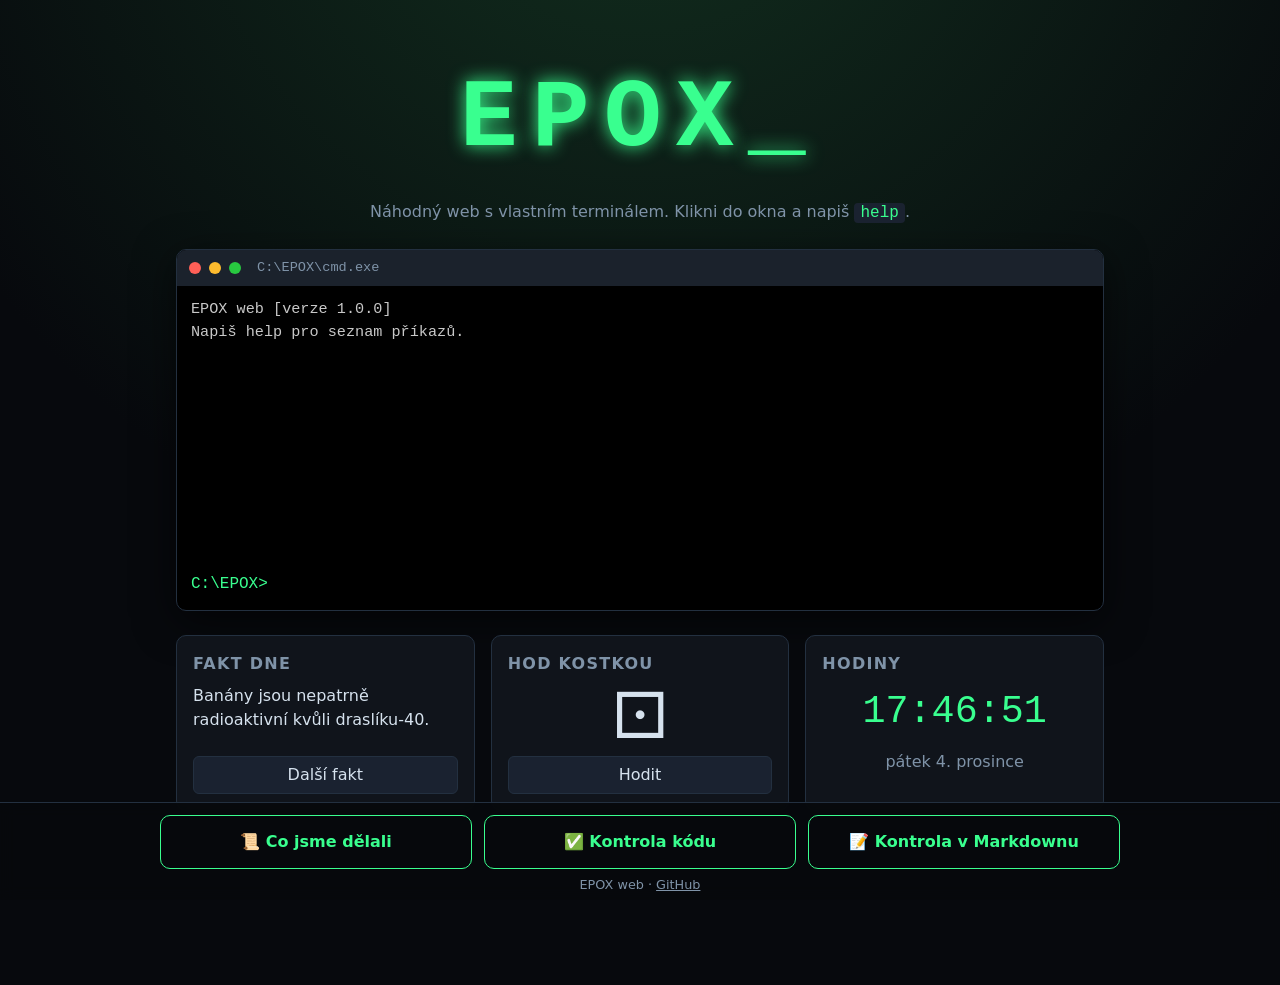
<file: index.html>
<!DOCTYPE html>
<html lang="cs">
<head>
  <meta charset="UTF-8">
  <meta name="viewport" content="width=device-width, initial-scale=1.0">
  <meta name="description" content="EPOX web – náhodná stránka s vlastním terminálem a kontrolou kódu">
  <title>EPOX web</title>
  <link rel="stylesheet" href="style.css?v=4">
</head>
<body>

  <header class="hero">
    <h1 class="logo">EPOX<span class="blink">_</span></h1>
    <p class="tagline">Náhodný web s vlastním terminálem. Klikni do okna a napiš <code>help</code>.</p>
  </header>

  <main>
    <!-- TERMINÁL (cmd) -->
    <section class="terminal" aria-label="Terminál">
      <div class="term-bar">
        <span class="dot red"></span><span class="dot yellow"></span><span class="dot green"></span>
        <span class="term-title">C:\EPOX\cmd.exe</span>
      </div>
      <div id="term-output" class="term-output" aria-live="polite"></div>
      <form id="term-form" class="term-line">
        <label for="term-input" class="prompt">C:\EPOX&gt;</label>
        <input id="term-input" type="text" autocomplete="off" spellcheck="false">
      </form>
    </section>

    <!-- NÁHODNÉ KARTY -->
    <section class="cards" aria-label="Náhodné věci">
      <article class="card">
        <h2>Fakt dne</h2>
        <p id="fact" class="fact"></p>
        <button type="button" id="new-fact" class="small-btn">Další fakt</button>
      </article>
      <article class="card">
        <h2>Hod kostkou</h2>
        <p id="dice" class="dice">⚀</p>
        <button type="button" id="roll" class="small-btn">Hodit</button>
      </article>
      <article class="card">
        <h2>Hodiny</h2>
        <p id="clock" class="clock">--:--:--</p>
        <p id="date" class="date"></p>
      </article>
    </section>

    <!-- PANEL, KTERÝ OTEVÍRAJÍ 3 TLAČÍTKA -->
    <section id="panel" class="panel" hidden>
      <div class="panel-head">
        <h2 id="panel-title">Panel</h2>
        <button type="button" id="panel-close" class="close-btn" aria-label="Zavřít panel">✕</button>
      </div>
      <div id="panel-body"></div>
    </section>
  </main>

  <!-- 3 TLAČÍTKA DOLE -->
  <footer class="footer">
    <nav class="buttons" aria-label="Hlavní tlačítka">
      <button type="button" class="big-btn" id="btn-history">📜 Co jsme dělali</button>
      <button type="button" class="big-btn" id="btn-check">✅ Kontrola kódu</button>
      <button type="button" class="big-btn" id="btn-md">📝 Kontrola v Markdownu</button>
    </nav>
    <p class="credit">EPOX web · <a href="https://github.com/orsi10jir-cloud/EPOX">GitHub</a></p>
  </footer>

  <canvas id="matrix" hidden></canvas>

  <script src="script.js?v=4"></script>
</body>
</html>
</file>
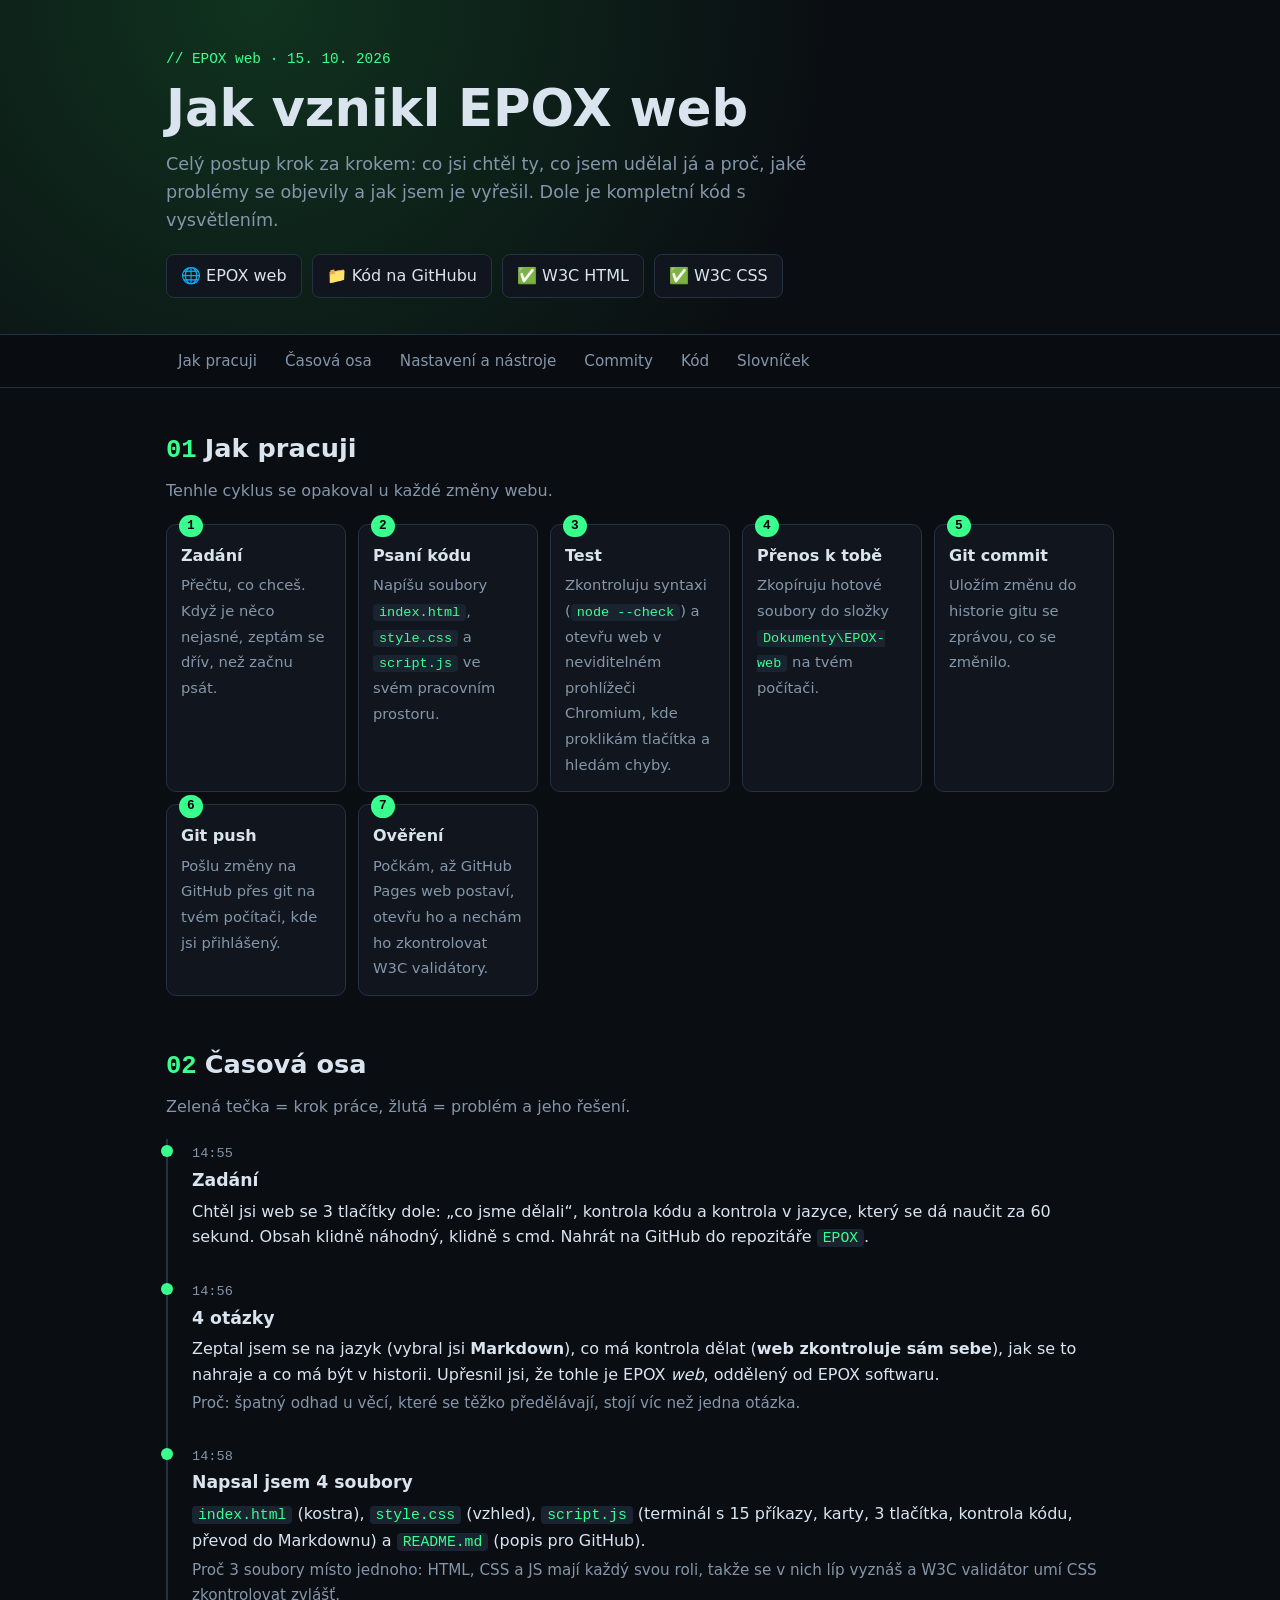
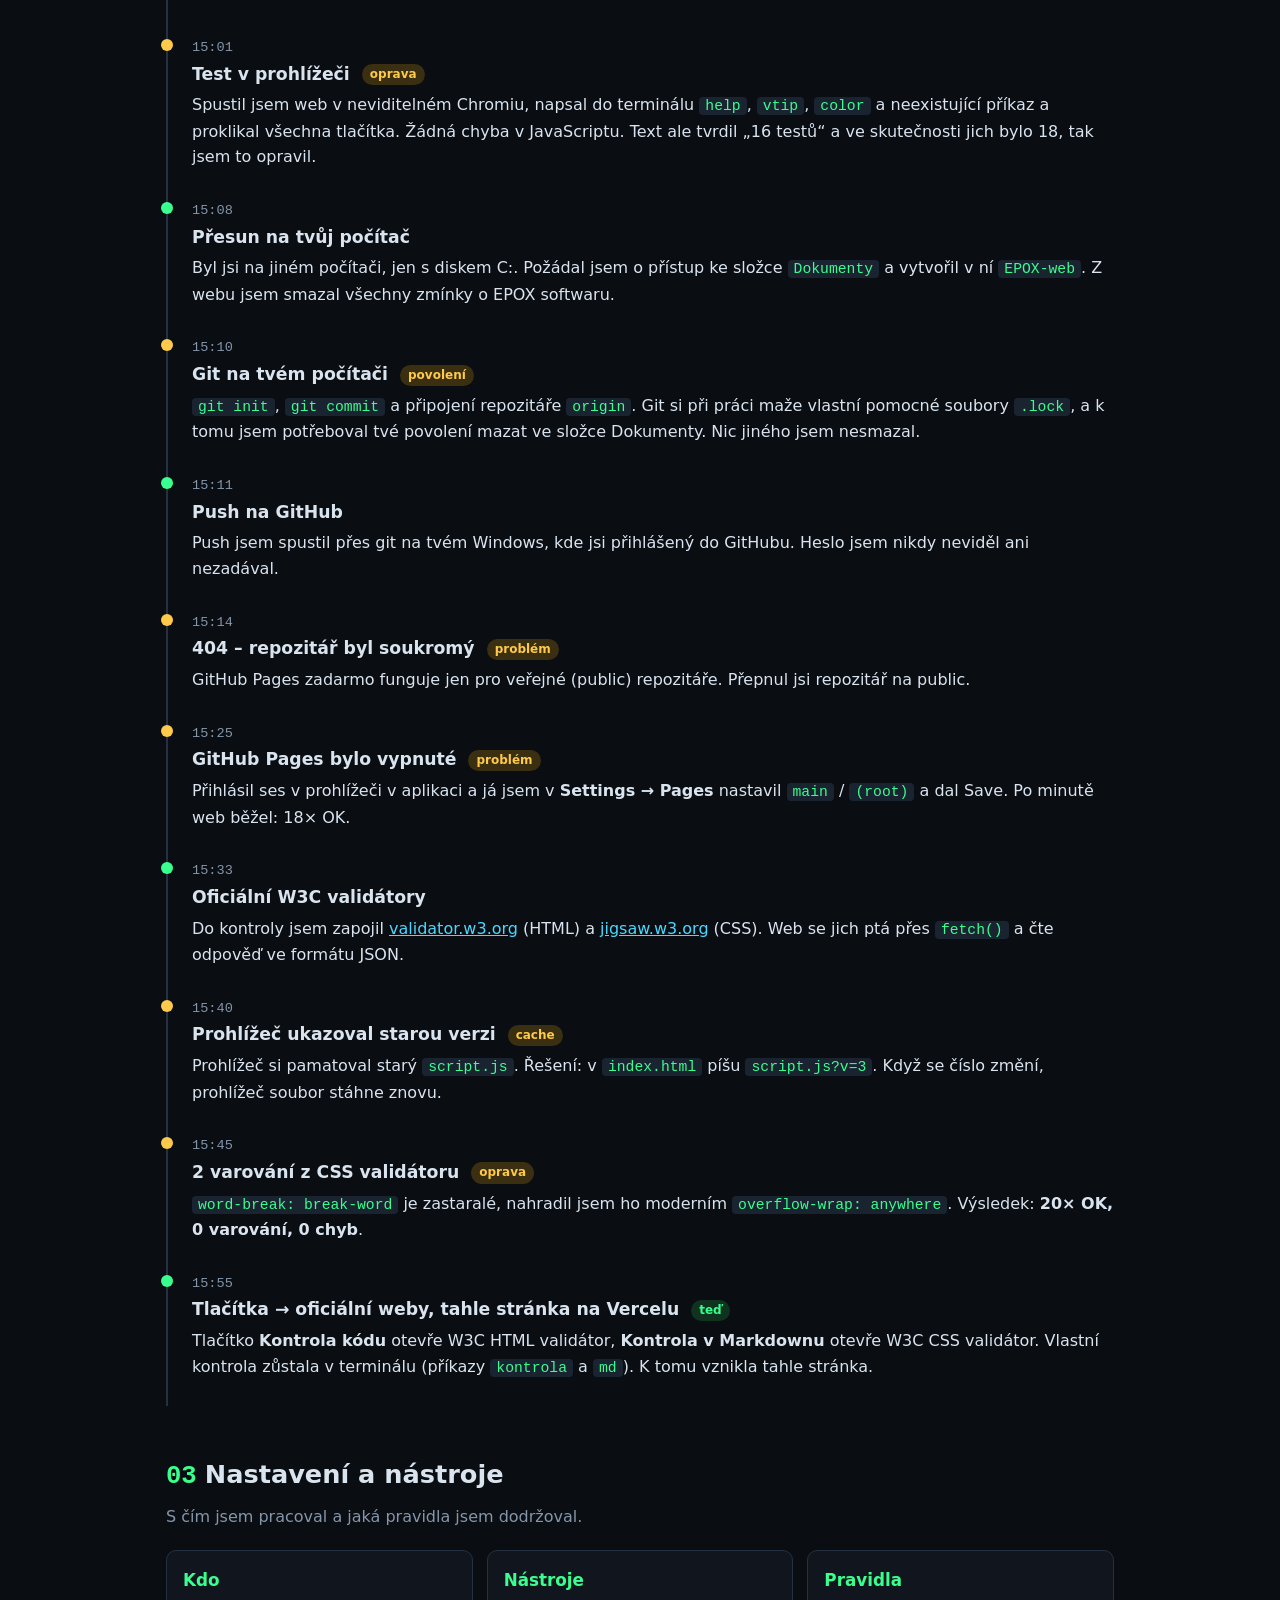
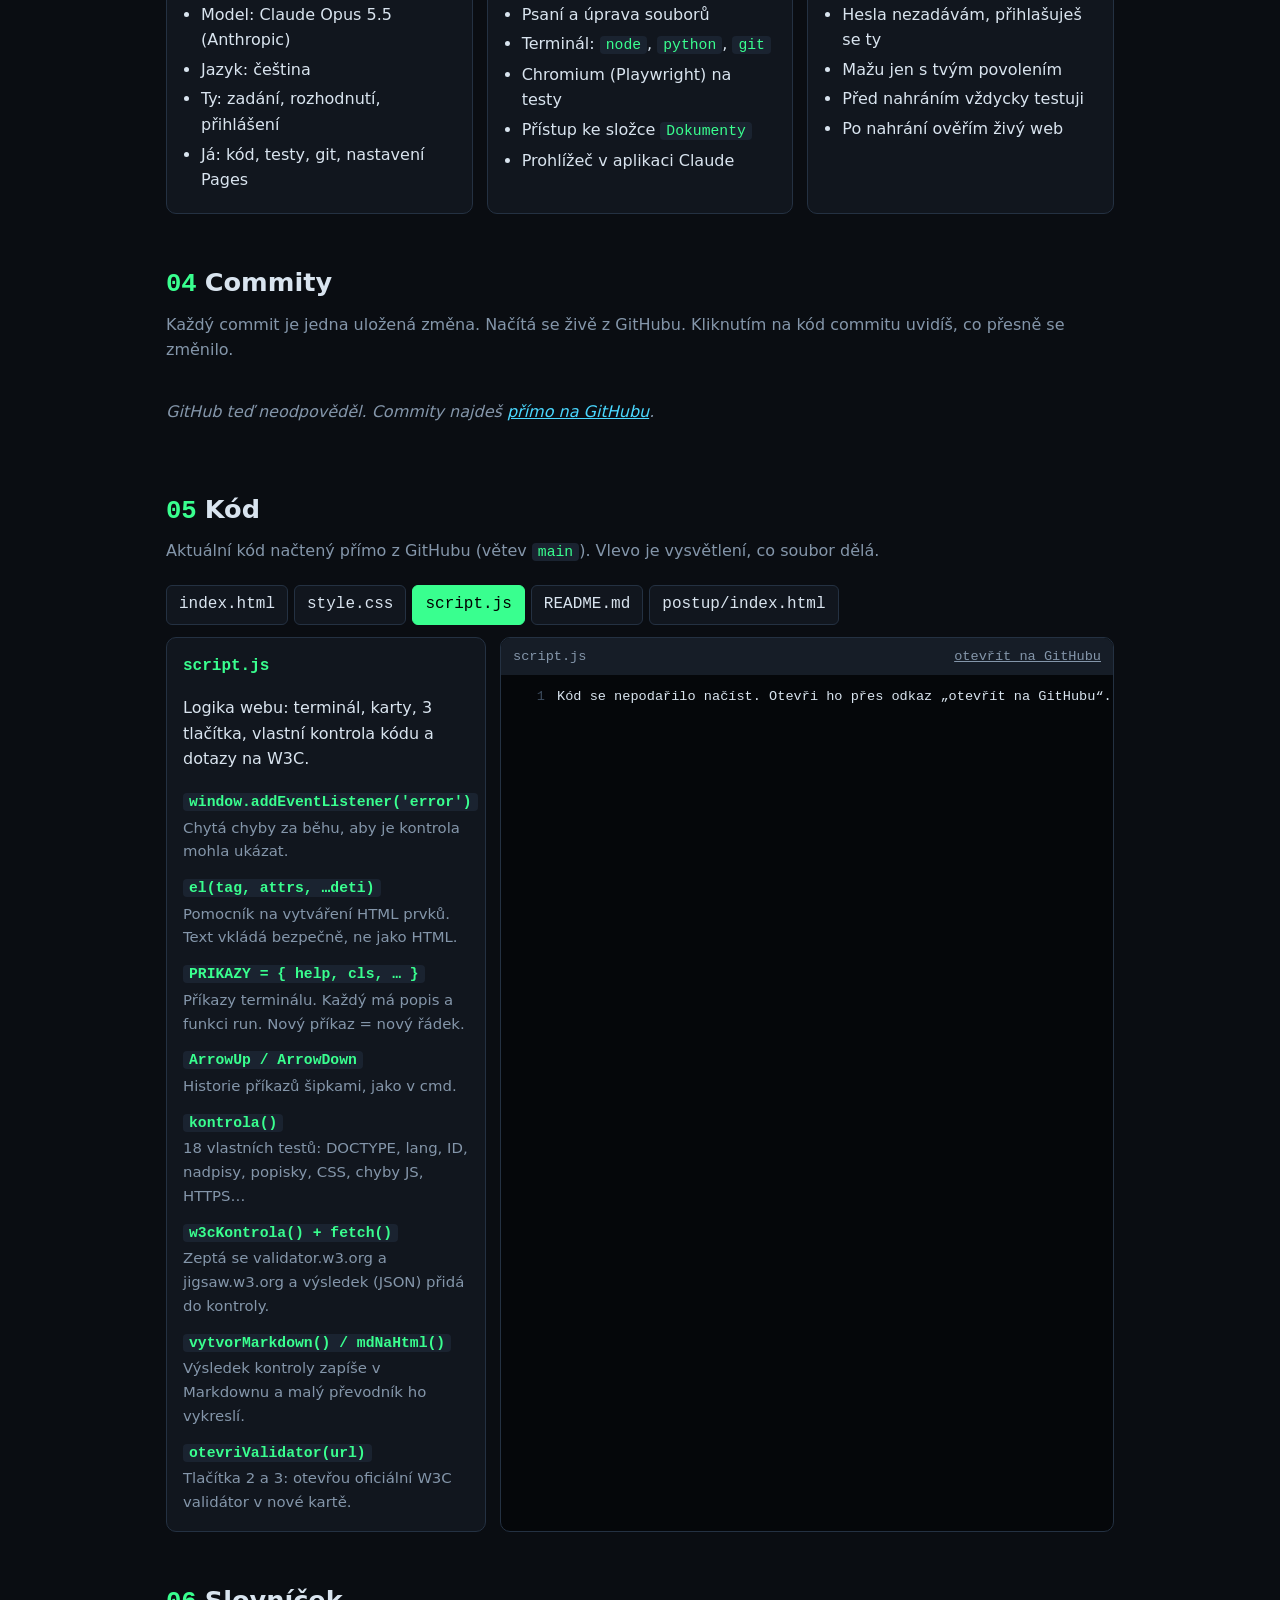
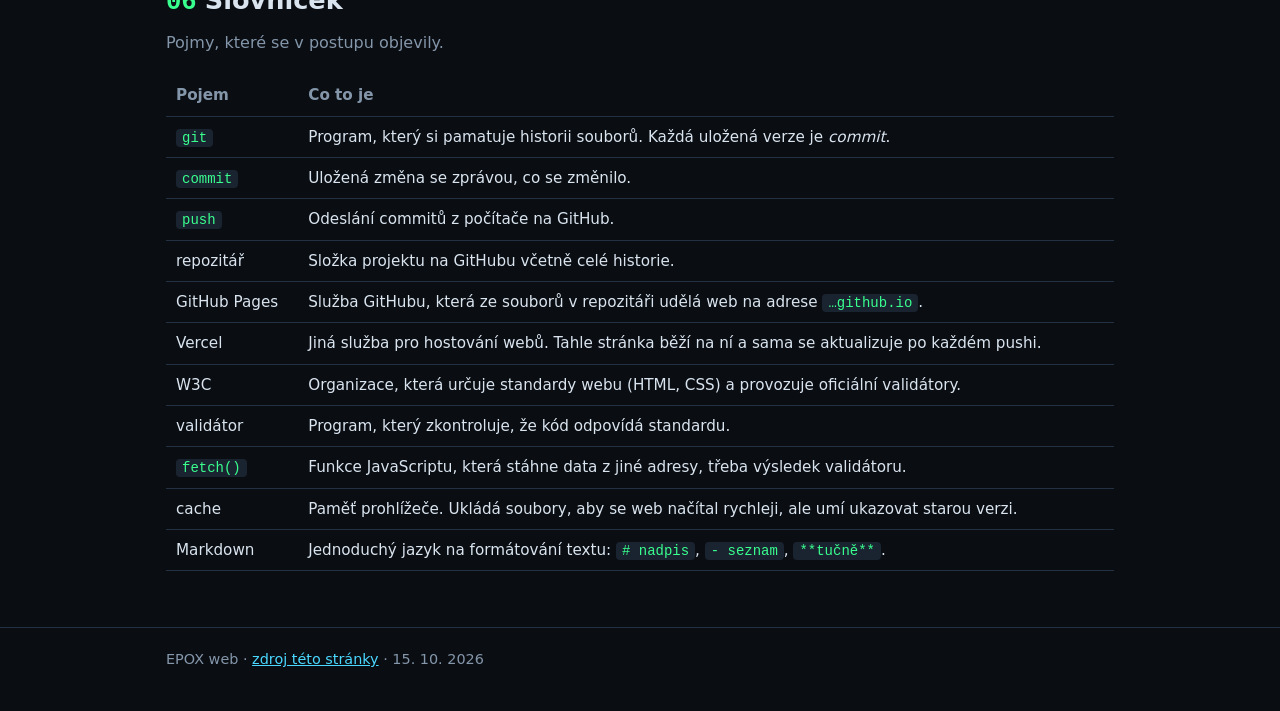
<file: postup/index.html>
<!DOCTYPE html>
<html lang="cs">
<head>
  <meta charset="UTF-8">
  <meta name="viewport" content="width=device-width, initial-scale=1.0">
  <meta name="description" content="Jak vznikl EPOX web – celý postup krok za krokem, commity a kód s vysvětlením">
  <title>Jak vznikl EPOX web</title>
  <style>
    :root {
      --bg: #0a0d12;
      --panel: #11161e;
      --panel2: #161d27;
      --border: #243142;
      --text: #d9e4ef;
      --muted: #8496aa;
      --accent: #39ff8f;
      --blue: #4ad8ff;
      --warn: #ffc94a;
      --err: #ff6b7a;
      --mono: "Cascadia Code", Consolas, "Courier New", monospace;
      --sans: "Segoe UI", system-ui, -apple-system, sans-serif;
    }
    * { box-sizing: border-box; }
    body { margin: 0; background: var(--bg); color: var(--text); font-family: var(--sans); line-height: 1.6; }
    a { color: var(--blue); }
    code { font-family: var(--mono); background: #1a2330; padding: 1px 6px; border-radius: 4px; color: var(--accent); font-size: 0.92em; }
    .wrap { max-width: 980px; margin: 0 auto; padding: 0 16px; }

    header { border-bottom: 1px solid var(--border); background: radial-gradient(circle at 20% 0%, #10331f 0%, transparent 55%); }
    header .wrap { padding-top: 48px; padding-bottom: 36px; }
    .kicker { font-family: var(--mono); color: var(--accent); font-size: 0.9rem; margin: 0 0 8px; }
    h1 { font-size: clamp(2rem, 6vw, 3.2rem); margin: 0 0 12px; line-height: 1.15; }
    .lead { color: var(--muted); max-width: 680px; margin: 0 0 20px; font-size: 1.1rem; }
    .links { display: flex; flex-wrap: wrap; gap: 10px; }
    .links a { text-decoration: none; padding: 8px 14px; border: 1px solid var(--border); border-radius: 8px; color: var(--text); background: var(--panel); }
    .links a:hover { border-color: var(--accent); color: var(--accent); }

    nav.toc { position: sticky; top: 0; z-index: 5; background: rgba(10, 13, 18, 0.94); border-bottom: 1px solid var(--border); backdrop-filter: blur(6px); }
    nav.toc .wrap { display: flex; gap: 4px; overflow-x: auto; padding-top: 8px; padding-bottom: 8px; }
    nav.toc a { white-space: nowrap; text-decoration: none; color: var(--muted); padding: 6px 12px; border-radius: 6px; font-size: 0.95rem; }
    nav.toc a:hover { color: var(--text); background: var(--panel2); }

    section { padding: 40px 0 8px; }
    h2 { font-size: 1.6rem; margin: 0 0 6px; }
    h2 .num { font-family: var(--mono); color: var(--accent); margin-right: 8px; }
    .sub { color: var(--muted); margin: 0 0 20px; }

    /* Jak pracuji – tok */
    .flow { display: grid; grid-template-columns: repeat(auto-fit, minmax(170px, 1fr)); gap: 12px; counter-reset: krok; }
    .flow div { background: var(--panel); border: 1px solid var(--border); border-radius: 10px; padding: 14px; position: relative; }
    .flow div::before { counter-increment: krok; content: counter(krok); position: absolute; top: -10px; left: 12px; background: var(--accent); color: #000; font-weight: 700; font-family: var(--mono); font-size: 0.8rem; padding: 1px 8px; border-radius: 999px; }
    .flow strong { display: block; margin: 4px 0; }
    .flow span { color: var(--muted); font-size: 0.92rem; }

    /* Časová osa */
    .timeline { list-style: none; margin: 0; padding: 0; border-left: 2px solid var(--border); }
    .timeline li { position: relative; padding: 0 0 22px 24px; }
    .timeline li::before { content: ""; position: absolute; left: -7px; top: 6px; width: 12px; height: 12px; border-radius: 50%; background: var(--accent); }
    .timeline li.problem::before { background: var(--warn); }
    .timeline .time { font-family: var(--mono); color: var(--muted); font-size: 0.85rem; }
    .timeline h3 { margin: 2px 0 4px; font-size: 1.08rem; }
    .timeline p { margin: 0 0 4px; }
    .tag { display: inline-block; font-size: 0.75rem; font-weight: 700; padding: 1px 8px; border-radius: 999px; margin-left: 6px; vertical-align: middle; }
    .tag.p { background: #3a2f10; color: var(--warn); }
    .tag.ok { background: #10331f; color: var(--accent); }
    .why { color: var(--muted); font-size: 0.95rem; }

    /* Karty */
    .grid { display: grid; grid-template-columns: repeat(auto-fit, minmax(260px, 1fr)); gap: 14px; }
    .card { background: var(--panel); border: 1px solid var(--border); border-radius: 10px; padding: 16px; }
    .card h3 { margin: 0 0 8px; font-size: 1.05rem; color: var(--accent); }
    .card ul { margin: 0; padding-left: 18px; }
    .card li { margin-bottom: 4px; }

    /* Commity */
    .commits { display: flex; flex-direction: column; gap: 8px; }
    .commit { display: grid; grid-template-columns: auto 1fr auto; gap: 12px; align-items: center; background: var(--panel); border: 1px solid var(--border); border-radius: 8px; padding: 10px 14px; }
    .commit .sha { font-family: var(--mono); color: var(--accent); text-decoration: none; }
    .commit .date { color: var(--muted); font-size: 0.85rem; white-space: nowrap; }
    .loading { color: var(--muted); font-style: italic; }

    /* Kód */
    .tabs { display: flex; flex-wrap: wrap; gap: 6px; margin-bottom: 12px; }
    .tabs button { font: inherit; font-family: var(--mono); cursor: pointer; background: var(--panel); color: var(--text); border: 1px solid var(--border); border-radius: 6px; padding: 6px 12px; }
    .tabs button.active { background: var(--accent); color: #000; border-color: var(--accent); }
    .code-layout { display: grid; grid-template-columns: minmax(0, 1fr); gap: 14px; }
    @media (min-width: 900px) { .code-layout { grid-template-columns: 320px minmax(0, 1fr); } }
    .explain { background: var(--panel); border: 1px solid var(--border); border-radius: 10px; padding: 16px; align-self: start; }
    .explain h3 { margin: 0 0 6px; color: var(--accent); font-family: var(--mono); font-size: 1rem; }
    .explain dl { margin: 10px 0 0; }
    .explain dt { font-weight: 700; margin-top: 10px; }
    .explain dd { margin: 2px 0 0; color: var(--muted); font-size: 0.93rem; }
    .codebox { background: #05070a; border: 1px solid var(--border); border-radius: 10px; overflow: hidden; }
    .codebar { display: flex; justify-content: space-between; align-items: center; gap: 8px; padding: 8px 12px; background: var(--panel2); font-family: var(--mono); font-size: 0.85rem; color: var(--muted); }
    .codebar a { color: var(--muted); }
    pre.code { margin: 0; padding: 12px 0; max-height: 560px; overflow: auto; font-family: var(--mono); font-size: 0.85rem; line-height: 1.5; counter-reset: line; }
    pre.code span.l { display: block; padding: 0 14px 0 0; white-space: pre; }
    pre.code span.l::before { counter-increment: line; content: counter(line); display: inline-block; width: 44px; padding-right: 12px; text-align: right; color: #3d4c5e; user-select: none; }
    pre.code .c { color: #6f8396; }

    table { width: 100%; border-collapse: collapse; font-size: 0.95rem; }
    th, td { text-align: left; padding: 8px 10px; border-bottom: 1px solid var(--border); vertical-align: top; }
    th { color: var(--muted); font-weight: 600; }

    footer { margin-top: 48px; border-top: 1px solid var(--border); color: var(--muted); font-size: 0.9rem; }
    footer .wrap { padding-top: 20px; padding-bottom: 40px; }
  </style>
</head>
<body>

<header>
  <div class="wrap">
    <p class="kicker">// EPOX web · 15. 10. 2026</p>
    <h1>Jak vznikl EPOX web</h1>
    <p class="lead">Celý postup krok za krokem: co jsi chtěl ty, co jsem udělal já a proč, jaké problémy se objevily a jak jsem je vyřešil. Dole je kompletní kód s vysvětlením.</p>
    <div class="links">
      <a href="https://orsi10jir-cloud.github.io/EPOX/">🌐 EPOX web</a>
      <a href="https://github.com/orsi10jir-cloud/EPOX">📁 Kód na GitHubu</a>
      <a href="https://validator.w3.org/nu/?doc=https%3A%2F%2Forsi10jir-cloud.github.io%2FEPOX%2F">✅ W3C HTML</a>
      <a href="https://jigsaw.w3.org/css-validator/validator?profile=css3svg&amp;uri=https%3A%2F%2Forsi10jir-cloud.github.io%2FEPOX%2Fstyle.css">✅ W3C CSS</a>
    </div>
  </div>
</header>

<nav class="toc" aria-label="Obsah">
  <div class="wrap">
    <a href="#jak">Jak pracuji</a>
    <a href="#postup">Časová osa</a>
    <a href="#nastaveni">Nastavení a nástroje</a>
    <a href="#commity">Commity</a>
    <a href="#kod">Kód</a>
    <a href="#slovnik">Slovníček</a>
  </div>
</nav>

<main class="wrap">

  <!-- 1 -->
  <section id="jak">
    <h2><span class="num">01</span>Jak pracuji</h2>
    <p class="sub">Tenhle cyklus se opakoval u každé změny webu.</p>
    <div class="flow">
      <div><strong>Zadání</strong><span>Přečtu, co chceš. Když je něco nejasné, zeptám se dřív, než začnu psát.</span></div>
      <div><strong>Psaní kódu</strong><span>Napíšu soubory <code>index.html</code>, <code>style.css</code> a <code>script.js</code> ve svém pracovním prostoru.</span></div>
      <div><strong>Test</strong><span>Zkontroluju syntaxi (<code>node --check</code>) a otevřu web v neviditelném prohlížeči Chromium, kde proklikám tlačítka a hledám chyby.</span></div>
      <div><strong>Přenos k tobě</strong><span>Zkopíruju hotové soubory do složky <code>Dokumenty\EPOX-web</code> na tvém počítači.</span></div>
      <div><strong>Git commit</strong><span>Uložím změnu do historie gitu se zprávou, co se změnilo.</span></div>
      <div><strong>Git push</strong><span>Pošlu změny na GitHub přes git na tvém počítači, kde jsi přihlášený.</span></div>
      <div><strong>Ověření</strong><span>Počkám, až GitHub Pages web postaví, otevřu ho a nechám ho zkontrolovat W3C validátory.</span></div>
    </div>
  </section>

  <!-- 2 -->
  <section id="postup">
    <h2><span class="num">02</span>Časová osa</h2>
    <p class="sub">Zelená tečka = krok práce, žlutá = problém a jeho řešení.</p>
    <ol class="timeline">
      <li>
        <span class="time">14:55</span>
        <h3>Zadání</h3>
        <p>Chtěl jsi web se 3 tlačítky dole: „co jsme dělali“, kontrola kódu a kontrola v jazyce, který se dá naučit za 60 sekund. Obsah klidně náhodný, klidně s cmd. Nahrát na GitHub do repozitáře <code>EPOX</code>.</p>
      </li>
      <li>
        <span class="time">14:56</span>
        <h3>4 otázky</h3>
        <p>Zeptal jsem se na jazyk (vybral jsi <strong>Markdown</strong>), co má kontrola dělat (<strong>web zkontroluje sám sebe</strong>), jak se to nahraje a co má být v historii. Upřesnil jsi, že tohle je EPOX <em>web</em>, oddělený od EPOX softwaru.</p>
        <p class="why">Proč: špatný odhad u věcí, které se těžko předělávají, stojí víc než jedna otázka.</p>
      </li>
      <li>
        <span class="time">14:58</span>
        <h3>Napsal jsem 4 soubory</h3>
        <p><code>index.html</code> (kostra), <code>style.css</code> (vzhled), <code>script.js</code> (terminál s 15 příkazy, karty, 3 tlačítka, kontrola kódu, převod do Markdownu) a <code>README.md</code> (popis pro GitHub).</p>
        <p class="why">Proč 3 soubory místo jednoho: HTML, CSS a JS mají každý svou roli, takže se v nich líp vyznáš a W3C validátor umí CSS zkontrolovat zvlášť.</p>
      </li>
      <li class="problem">
        <span class="time">15:01</span>
        <h3>Test v prohlížeči <span class="tag p">oprava</span></h3>
        <p>Spustil jsem web v neviditelném Chromiu, napsal do terminálu <code>help</code>, <code>vtip</code>, <code>color</code> a neexistující příkaz a proklikal všechna tlačítka. Žádná chyba v JavaScriptu. Text ale tvrdil „16 testů“ a ve skutečnosti jich bylo 18, tak jsem to opravil.</p>
      </li>
      <li>
        <span class="time">15:08</span>
        <h3>Přesun na tvůj počítač</h3>
        <p>Byl jsi na jiném počítači, jen s diskem C:. Požádal jsem o přístup ke složce <code>Dokumenty</code> a vytvořil v ní <code>EPOX-web</code>. Z webu jsem smazal všechny zmínky o EPOX softwaru.</p>
      </li>
      <li class="problem">
        <span class="time">15:10</span>
        <h3>Git na tvém počítači <span class="tag p">povolení</span></h3>
        <p><code>git init</code>, <code>git commit</code> a připojení repozitáře <code>origin</code>. Git si při práci maže vlastní pomocné soubory <code>.lock</code>, a k tomu jsem potřeboval tvé povolení mazat ve složce Dokumenty. Nic jiného jsem nesmazal.</p>
      </li>
      <li>
        <span class="time">15:11</span>
        <h3>Push na GitHub</h3>
        <p>Push jsem spustil přes git na tvém Windows, kde jsi přihlášený do GitHubu. Heslo jsem nikdy neviděl ani nezadával.</p>
      </li>
      <li class="problem">
        <span class="time">15:14</span>
        <h3>404 – repozitář byl soukromý <span class="tag p">problém</span></h3>
        <p>GitHub Pages zadarmo funguje jen pro veřejné (public) repozitáře. Přepnul jsi repozitář na public.</p>
      </li>
      <li class="problem">
        <span class="time">15:25</span>
        <h3>GitHub Pages bylo vypnuté <span class="tag p">problém</span></h3>
        <p>Přihlásil ses v prohlížeči v aplikaci a já jsem v <strong>Settings → Pages</strong> nastavil <code>main</code> / <code>(root)</code> a dal Save. Po minutě web běžel: 18× OK.</p>
      </li>
      <li>
        <span class="time">15:33</span>
        <h3>Oficiální W3C validátory</h3>
        <p>Do kontroly jsem zapojil <a href="https://validator.w3.org/">validator.w3.org</a> (HTML) a <a href="https://jigsaw.w3.org/css-validator/">jigsaw.w3.org</a> (CSS). Web se jich ptá přes <code>fetch()</code> a čte odpověď ve formátu JSON.</p>
      </li>
      <li class="problem">
        <span class="time">15:40</span>
        <h3>Prohlížeč ukazoval starou verzi <span class="tag p">cache</span></h3>
        <p>Prohlížeč si pamatoval starý <code>script.js</code>. Řešení: v <code>index.html</code> píšu <code>script.js?v=3</code>. Když se číslo změní, prohlížeč soubor stáhne znovu.</p>
      </li>
      <li class="problem">
        <span class="time">15:45</span>
        <h3>2 varování z CSS validátoru <span class="tag p">oprava</span></h3>
        <p><code>word-break: break-word</code> je zastaralé, nahradil jsem ho moderním <code>overflow-wrap: anywhere</code>. Výsledek: <strong>20× OK, 0 varování, 0 chyb</strong>.</p>
      </li>
      <li>
        <span class="time">15:55</span>
        <h3>Tlačítka → oficiální weby, tahle stránka na Vercelu <span class="tag ok">teď</span></h3>
        <p>Tlačítko <strong>Kontrola kódu</strong> otevře W3C HTML validátor, <strong>Kontrola v Markdownu</strong> otevře W3C CSS validátor. Vlastní kontrola zůstala v terminálu (příkazy <code>kontrola</code> a <code>md</code>). K tomu vznikla tahle stránka.</p>
      </li>
    </ol>
  </section>

  <!-- 3 -->
  <section id="nastaveni">
    <h2><span class="num">03</span>Nastavení a nástroje</h2>
    <p class="sub">S čím jsem pracoval a jaká pravidla jsem dodržoval.</p>
    <div class="grid">
      <div class="card">
        <h3>Kdo</h3>
        <ul>
          <li>Model: Claude Opus 5.5 (Anthropic)</li>
          <li>Jazyk: čeština</li>
          <li>Ty: zadání, rozhodnutí, přihlášení</li>
          <li>Já: kód, testy, git, nastavení Pages</li>
        </ul>
      </div>
      <div class="card">
        <h3>Nástroje</h3>
        <ul>
          <li>Psaní a úprava souborů</li>
          <li>Terminál: <code>node</code>, <code>python</code>, <code>git</code></li>
          <li>Chromium (Playwright) na testy</li>
          <li>Přístup ke složce <code>Dokumenty</code></li>
          <li>Prohlížeč v aplikaci Claude</li>
        </ul>
      </div>
      <div class="card">
        <h3>Pravidla</h3>
        <ul>
          <li>Hesla nezadávám, přihlašuješ se ty</li>
          <li>Mažu jen s tvým povolením</li>
          <li>Před nahráním vždycky testuji</li>
          <li>Po nahrání ověřím živý web</li>
        </ul>
      </div>
    </div>
  </section>

  <!-- 4 -->
  <section id="commity">
    <h2><span class="num">04</span>Commity</h2>
    <p class="sub">Každý commit je jedna uložená změna. Načítá se živě z GitHubu. Kliknutím na kód commitu uvidíš, co přesně se změnilo.</p>
    <div id="commits" class="commits"><p class="loading">Načítám commity z GitHubu…</p></div>
  </section>

  <!-- 5 -->
  <section id="kod">
    <h2><span class="num">05</span>Kód</h2>
    <p class="sub">Aktuální kód načtený přímo z GitHubu (větev <code>main</code>). Vlevo je vysvětlení, co soubor dělá.</p>
    <div class="tabs" id="tabs"></div>
    <div class="code-layout">
      <aside class="explain" id="explain"></aside>
      <div class="codebox">
        <div class="codebar"><span id="codename"></span><a id="coderaw" href="#" target="_blank" rel="noopener">otevřít na GitHubu</a></div>
        <pre class="code" id="code"><span class="l">Načítám…</span></pre>
      </div>
    </div>
  </section>

  <!-- 6 -->
  <section id="slovnik">
    <h2><span class="num">06</span>Slovníček</h2>
    <p class="sub">Pojmy, které se v postupu objevily.</p>
    <table>
      <thead><tr><th>Pojem</th><th>Co to je</th></tr></thead>
      <tbody>
        <tr><td><code>git</code></td><td>Program, který si pamatuje historii souborů. Každá uložená verze je <em>commit</em>.</td></tr>
        <tr><td><code>commit</code></td><td>Uložená změna se zprávou, co se změnilo.</td></tr>
        <tr><td><code>push</code></td><td>Odeslání commitů z počítače na GitHub.</td></tr>
        <tr><td>repozitář</td><td>Složka projektu na GitHubu včetně celé historie.</td></tr>
        <tr><td>GitHub Pages</td><td>Služba GitHubu, která ze souborů v repozitáři udělá web na adrese <code>…github.io</code>.</td></tr>
        <tr><td>Vercel</td><td>Jiná služba pro hostování webů. Tahle stránka běží na ní a sama se aktualizuje po každém pushi.</td></tr>
        <tr><td>W3C</td><td>Organizace, která určuje standardy webu (HTML, CSS) a provozuje oficiální validátory.</td></tr>
        <tr><td>validátor</td><td>Program, který zkontroluje, že kód odpovídá standardu.</td></tr>
        <tr><td><code>fetch()</code></td><td>Funkce JavaScriptu, která stáhne data z jiné adresy, třeba výsledek validátoru.</td></tr>
        <tr><td>cache</td><td>Paměť prohlížeče. Ukládá soubory, aby se web načítal rychleji, ale umí ukazovat starou verzi.</td></tr>
        <tr><td>Markdown</td><td>Jednoduchý jazyk na formátování textu: <code># nadpis</code>, <code>- seznam</code>, <code>**tučně**</code>.</td></tr>
      </tbody>
    </table>
  </section>

</main>

<footer>
  <div class="wrap">
    EPOX web · <a href="https://github.com/orsi10jir-cloud/EPOX/tree/main/postup">zdroj této stránky</a> · 15. 10. 2026
  </div>
</footer>

<script>
'use strict';
const REPO = 'orsi10jir-cloud/EPOX';
const RAW = `https://raw.githubusercontent.com/${REPO}/main/`;

// ---------- Commity z GitHub API ----------
(async () => {
  const box = document.getElementById('commits');
  try {
    const res = await fetch(`https://api.github.com/repos/${REPO}/commits?per_page=50`);
    if (!res.ok) throw new Error(res.status);
    const data = await res.json();
    box.replaceChildren(...data.reverse().map((c, i) => {
      const row = document.createElement('div');
      row.className = 'commit';
      const sha = document.createElement('a');
      sha.className = 'sha';
      sha.href = c.html_url;
      sha.target = '_blank';
      sha.rel = 'noopener';
      sha.textContent = `#${i + 1} ${c.sha.slice(0, 7)}`;
      const msg = document.createElement('span');
      msg.textContent = c.commit.message.split('\n')[0];
      const date = document.createElement('span');
      date.className = 'date';
      date.textContent = new Date(c.commit.author.date).toLocaleString('cs-CZ', { day: 'numeric', month: 'numeric', hour: '2-digit', minute: '2-digit' });
      row.append(sha, msg, date);
      return row;
    }));
  } catch (e) {
    box.innerHTML = '';
    const p = document.createElement('p');
    p.className = 'loading';
    p.append('GitHub teď neodpověděl. Commity najdeš ');
    const a = document.createElement('a');
    a.href = `https://github.com/${REPO}/commits/main`;
    a.textContent = 'přímo na GitHubu';
    p.append(a, '.');
    box.append(p);
  }
})();

// ---------- Kód + vysvětlení ----------
const SOUBORY = {
  'index.html': {
    co: 'Kostra stránky. Říká, co na webu je – ne jak to vypadá ani co to dělá.',
    body: [
      ['<!DOCTYPE html>, <html lang="cs">', 'Moderní HTML5 a čeština. Obojí kontroluje W3C validátor.'],
      ['<meta charset>, <meta viewport>', 'Kódování UTF-8 kvůli háčkům a čárkám, viewport kvůli mobilům.'],
      ['<section class="terminal">', 'Okno terminálu: výpis (#term-output) a formulář s jedním polem na příkazy.'],
      ['<section class="cards">', '3 náhodné karty: fakt dne, kostka, hodiny.'],
      ['<footer> + 3 × <button>', 'Tlačítka dole. Mají id (btn-history, btn-check, btn-md), podle kterých je najde script.js.'],
      ['style.css?v=3', 'Číslo verze proti cache: po změně si prohlížeč stáhne nový soubor.'],
    ],
  },
  'style.css': {
    co: 'Vzhled: barvy, rozložení, animace. Prošel W3C CSS validátorem bez chyb.',
    body: [
      [':root { --accent: … }', 'CSS proměnné. Barvu změníš na jednom místě. Příkaz color ji mění za běhu.'],
      ['display: grid', 'Mřížka pro karty a tlačítka. auto-fit sám přizpůsobí počet sloupců šířce obrazovky.'],
      ['.footer { position: fixed }', 'Tlačítka jsou pořád přilepená dole.'],
      ['@keyframes blink / roll', 'Animace: blikající kurzor a otočení kostky.'],
      ['@media (max-width: 600px)', 'Na mobilu jsou tlačítka pod sebou.'],
      ['overflow-wrap: anywhere', 'Zalomí dlouhé slovo. Nahradilo zastaralé break-word, na které upozornil W3C.'],
    ],
  },
  'script.js': {
    co: 'Logika webu: terminál, karty, 3 tlačítka, vlastní kontrola kódu a dotazy na W3C.',
    body: [
      ["window.addEventListener('error')", 'Chytá chyby za běhu, aby je kontrola mohla ukázat.'],
      ['el(tag, attrs, …deti)', 'Pomocník na vytváření HTML prvků. Text vkládá bezpečně, ne jako HTML.'],
      ['PRIKAZY = { help, cls, … }', 'Příkazy terminálu. Každý má popis a funkci run. Nový příkaz = nový řádek.'],
      ['ArrowUp / ArrowDown', 'Historie příkazů šipkami, jako v cmd.'],
      ['kontrola()', '18 vlastních testů: DOCTYPE, lang, ID, nadpisy, popisky, CSS, chyby JS, HTTPS…'],
      ['w3cKontrola() + fetch()', 'Zeptá se validator.w3.org a jigsaw.w3.org a výsledek (JSON) přidá do kontroly.'],
      ['vytvorMarkdown() / mdNaHtml()', 'Výsledek kontroly zapíše v Markdownu a malý převodník ho vykreslí.'],
      ['otevriValidator(url)', 'Tlačítka 2 a 3: otevřou oficiální W3C validátor v nové kartě.'],
    ],
  },
  'README.md': {
    co: 'Popis projektu v Markdownu. GitHub ho zobrazí na hlavní stránce repozitáře.',
    body: [
      ['# a ##', 'Nadpisy.'],
      ['| tabulka |', 'Tabulka souborů a k čemu jsou.'],
      ['[text](odkaz)', 'Odkazy na W3C validátory a na tuhle stránku.'],
    ],
  },
  'postup/index.html': {
    co: 'Tahle stránka. Jeden soubor s HTML, CSS i JS dohromady. Commity a kód načítá živě z GitHubu.',
    body: [
      ['api.github.com/…/commits', 'Seznam commitů. Po každém pushi se tu objeví nový.'],
      ['raw.githubusercontent.com', 'Odtud se načítá kód, který vidíš vpravo.'],
      ['textContent místo innerHTML', 'Kód se vkládá jako text, takže se nespustí, jen zobrazí.'],
    ],
  },
};

const tabs = document.getElementById('tabs');
const explain = document.getElementById('explain');
const codeEl = document.getElementById('code');
const cache = {};

function vysvetli(nazev) {
  const s = SOUBORY[nazev];
  const h = document.createElement('h3');
  h.textContent = nazev;
  const p = document.createElement('p');
  p.textContent = s.co;
  const dl = document.createElement('dl');
  for (const [dt, dd] of s.body) {
    const t = document.createElement('dt');
    const c = document.createElement('code');
    c.textContent = dt;
    t.append(c);
    const d = document.createElement('dd');
    d.textContent = dd;
    dl.append(t, d);
  }
  explain.replaceChildren(h, p, dl);
}

function vykresliKod(text, nazev) {
  const komentar = nazev.endsWith('.md') ? null : /^\s*(\/\/|\/\*|\*|<!--)/;
  const radky = text.replace(/\n$/, '').split('\n').map((r) => {
    const s = document.createElement('span');
    s.className = 'l' + (komentar && komentar.test(r) ? ' c' : '');
    s.textContent = r || ' ';
    return s;
  });
  codeEl.replaceChildren(...radky);
}

async function ukaz(nazev) {
  [...tabs.children].forEach((b) => b.classList.toggle('active', b.dataset.f === nazev));
  vysvetli(nazev);
  document.getElementById('codename').textContent = nazev;
  document.getElementById('coderaw').href = `https://github.com/${REPO}/blob/main/${nazev}`;
  try {
    if (!cache[nazev]) {
      const res = await fetch(RAW + nazev + '?t=' + Date.now());
      if (!res.ok) throw new Error(res.status);
      cache[nazev] = await res.text();
    }
    vykresliKod(cache[nazev], nazev);
  } catch {
    vykresliKod('Kód se nepodařilo načíst. Otevři ho přes odkaz „otevřít na GitHubu“.', 'x.md');
  }
}

for (const nazev of Object.keys(SOUBORY)) {
  const b = document.createElement('button');
  b.type = 'button';
  b.textContent = nazev;
  b.dataset.f = nazev;
  b.addEventListener('click', () => ukaz(nazev));
  tabs.append(b);
}
ukaz('script.js');
</script>
</body>
</html>
</file>
<file: style.css>
/* ===== Barvy (proměnné) – změníš je na jednom místě ===== */
:root {
  --bg: #07090d;
  --panel: #10141b;
  --border: #233040;
  --text: #d6e2ee;
  --muted: #7f93a8;
  --accent: #39ff8f;      /* hlavní zelená – mění ji příkaz "color" */
  --warn: #ffc94a;
  --err: #ff5c6c;
  --mono: "Cascadia Code", Consolas, "Courier New", monospace;
  --sans: "Segoe UI", system-ui, -apple-system, sans-serif;
}

* { box-sizing: border-box; }

body {
  margin: 0;
  background: var(--bg);
  background-image: radial-gradient(circle at 50% -20%, #12301f 0%, transparent 60%);
  color: var(--text);
  font-family: var(--sans);
  line-height: 1.5;
  padding-bottom: 150px; /* místo pro tlačítka dole */
}

main { max-width: 960px; margin: 0 auto; padding: 0 16px; }

/* ===== Hlavička ===== */
.hero { text-align: center; padding: 48px 16px 24px; }
.logo {
  font-family: var(--mono);
  font-size: clamp(3rem, 12vw, 6rem);
  margin: 0;
  color: var(--accent);
  letter-spacing: 0.15em;
  text-shadow: 0 0 18px var(--accent);
}
.blink { animation: blink 1s steps(1) infinite; }
@keyframes blink { 50% { opacity: 0; } }
.tagline { color: var(--muted); margin: 8px 0 0; }
code {
  font-family: var(--mono);
  background: #1a2230;
  padding: 1px 6px;
  border-radius: 4px;
  color: var(--accent);
}

/* ===== Terminál ===== */
.terminal {
  background: #000;
  border: 1px solid var(--border);
  border-radius: 10px;
  overflow: hidden;
  box-shadow: 0 10px 40px rgba(0, 0, 0, 0.6);
}
.term-bar {
  display: flex; align-items: center; gap: 8px;
  background: #1b222c; padding: 8px 12px;
}
.dot { width: 12px; height: 12px; border-radius: 50%; }
.red { background: #ff5f57; } .yellow { background: #febc2e; } .green { background: #28c840; }
.term-title { margin-left: 8px; font-family: var(--mono); font-size: 0.85rem; color: var(--muted); }
.term-output {
  font-family: var(--mono);
  font-size: 0.95rem;
  color: #c8c8c8;
  padding: 12px 14px 0;
  height: 280px;
  overflow-y: auto;
  white-space: pre-wrap;
  overflow-wrap: anywhere;
}
.term-output .cmd { color: var(--accent); }
.term-output .err { color: var(--err); }
.term-line { display: flex; align-items: center; padding: 6px 14px 14px; font-family: var(--mono); }
.prompt { color: var(--accent); white-space: nowrap; margin-right: 6px; }
#term-input {
  flex: 1; min-width: 0;
  background: transparent; border: none; outline: none;
  color: #fff; font-family: var(--mono); font-size: 0.95rem;
  caret-color: var(--accent);
}

/* ===== Karty ===== */
.cards {
  display: grid;
  grid-template-columns: repeat(auto-fit, minmax(220px, 1fr));
  gap: 16px;
  margin: 24px 0;
}
.card {
  background: var(--panel);
  border: 1px solid var(--border);
  border-radius: 10px;
  padding: 16px;
  display: flex; flex-direction: column; gap: 8px;
}
.card h2 { margin: 0; font-size: 1rem; color: var(--muted); text-transform: uppercase; letter-spacing: 0.08em; }
.fact { flex: 1; margin: 0; }
.dice { font-size: 4rem; margin: 0; text-align: center; line-height: 1; }
.dice.roll { animation: roll 0.5s ease; }
@keyframes roll { from { transform: rotate(-360deg) scale(0.4); } to { transform: none; } }
.clock { font-family: var(--mono); font-size: 2.4rem; margin: 0; color: var(--accent); text-align: center; }
.date { margin: 0; text-align: center; color: var(--muted); }

/* ===== Tlačítka ===== */
.small-btn, .tab-btn, .close-btn {
  background: #1a2230; color: var(--text);
  border: 1px solid var(--border); border-radius: 6px;
  padding: 6px 12px; cursor: pointer; font: inherit;
}
.small-btn:hover, .tab-btn:hover, .close-btn:hover { border-color: var(--accent); color: var(--accent); }
.tab-btn.active { background: var(--accent); color: #000; border-color: var(--accent); }

.footer {
  position: fixed; left: 0; right: 0; bottom: 0;
  background: rgba(7, 9, 13, 0.92);
  backdrop-filter: blur(8px);
  border-top: 1px solid var(--border);
  padding: 12px 16px 6px;
  z-index: 10;
}
.buttons {
  max-width: 960px; margin: 0 auto;
  display: grid; grid-template-columns: repeat(3, 1fr); gap: 12px;
}
.big-btn {
  font: inherit; font-weight: 600;
  padding: 14px 10px;
  border-radius: 10px;
  border: 1px solid var(--accent);
  background: transparent; color: var(--accent);
  cursor: pointer;
  transition: background 0.15s, color 0.15s, transform 0.1s;
}
.big-btn:hover { background: var(--accent); color: #000; }
.big-btn:active { transform: scale(0.97); }
.credit { text-align: center; color: var(--muted); font-size: 0.8rem; margin: 6px 0 0; }
.credit a { color: var(--muted); }

@media (max-width: 600px) {
  .buttons { grid-template-columns: 1fr; gap: 6px; }
  .big-btn { padding: 10px; }
  body { padding-bottom: 230px; }
}

/* ===== Panel ===== */
.panel {
  background: var(--panel);
  border: 1px solid var(--accent);
  border-radius: 10px;
  padding: 16px 20px 20px;
  margin-bottom: 24px;
  animation: slide 0.25s ease;
}
@keyframes slide { from { opacity: 0; transform: translateY(12px); } to { opacity: 1; transform: none; } }
.panel-head { display: flex; justify-content: space-between; align-items: center; gap: 12px; }
.panel-head h2 { margin: 0; color: var(--accent); }
.panel h3 { color: var(--accent); margin: 18px 0 6px; }
.panel h4 { margin: 14px 0 6px; }

.columns { display: grid; grid-template-columns: repeat(auto-fit, minmax(260px, 1fr)); gap: 16px; }
.columns ul { padding-left: 20px; margin: 0; }
.columns li { margin-bottom: 6px; }

.summary { display: flex; flex-wrap: wrap; gap: 10px; margin: 12px 0; }
.pill { padding: 4px 12px; border-radius: 999px; font-weight: 600; background: #1a2230; }
.pill.ok { color: var(--accent); } .pill.varovani { color: var(--warn); } .pill.chyba { color: var(--err); }

.checks { list-style: none; padding: 0; margin: 0; }
.checks li {
  display: grid; grid-template-columns: 28px 1fr; gap: 4px 8px;
  padding: 8px 0; border-bottom: 1px solid var(--border);
}
.checks .detail { grid-column: 2; color: var(--muted); font-size: 0.9rem; font-family: var(--mono); overflow-wrap: anywhere; }
.checks .ok .name { color: var(--text); }
.checks .varovani .name { color: var(--warn); }
.checks .chyba .name { color: var(--err); }

.toolbar { display: flex; flex-wrap: wrap; gap: 8px; margin: 12px 0; }
.md-source {
  background: #000; color: #c8c8c8;
  font-family: var(--mono); font-size: 0.85rem;
  padding: 14px; border-radius: 8px; border: 1px solid var(--border);
  overflow-x: auto; white-space: pre; margin: 0;
}
.md-render table { border-collapse: collapse; width: 100%; font-size: 0.9rem; }
.md-render th, .md-render td { border: 1px solid var(--border); padding: 6px 8px; text-align: left; }
.md-render th { background: #1a2230; }
.note { color: var(--muted); font-size: 0.9rem; }
.note a, .md-render a { color: var(--accent); }

/* ===== Matrix efekt ===== */
#matrix { position: fixed; inset: 0; width: 100%; height: 100%; z-index: 100; background: #000; cursor: pointer; }
#matrix[hidden] { display: none; }
</file>
